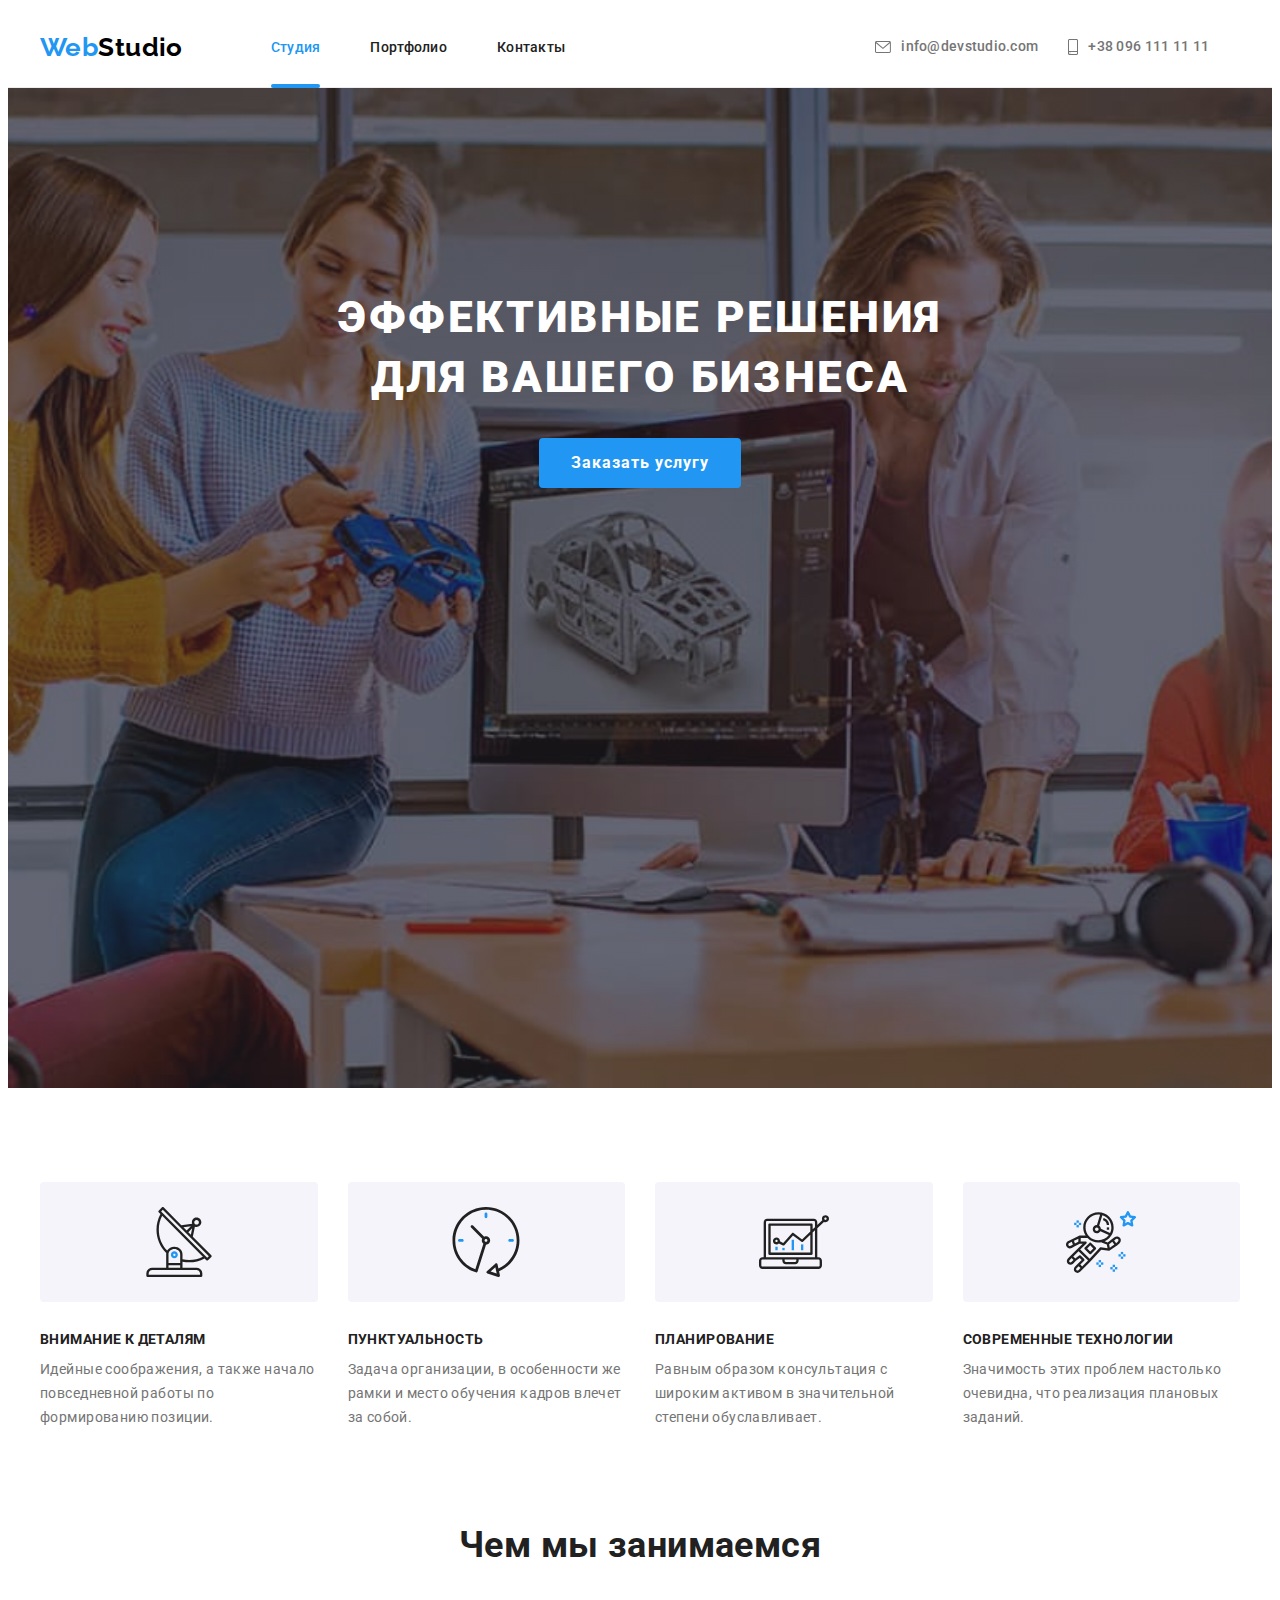
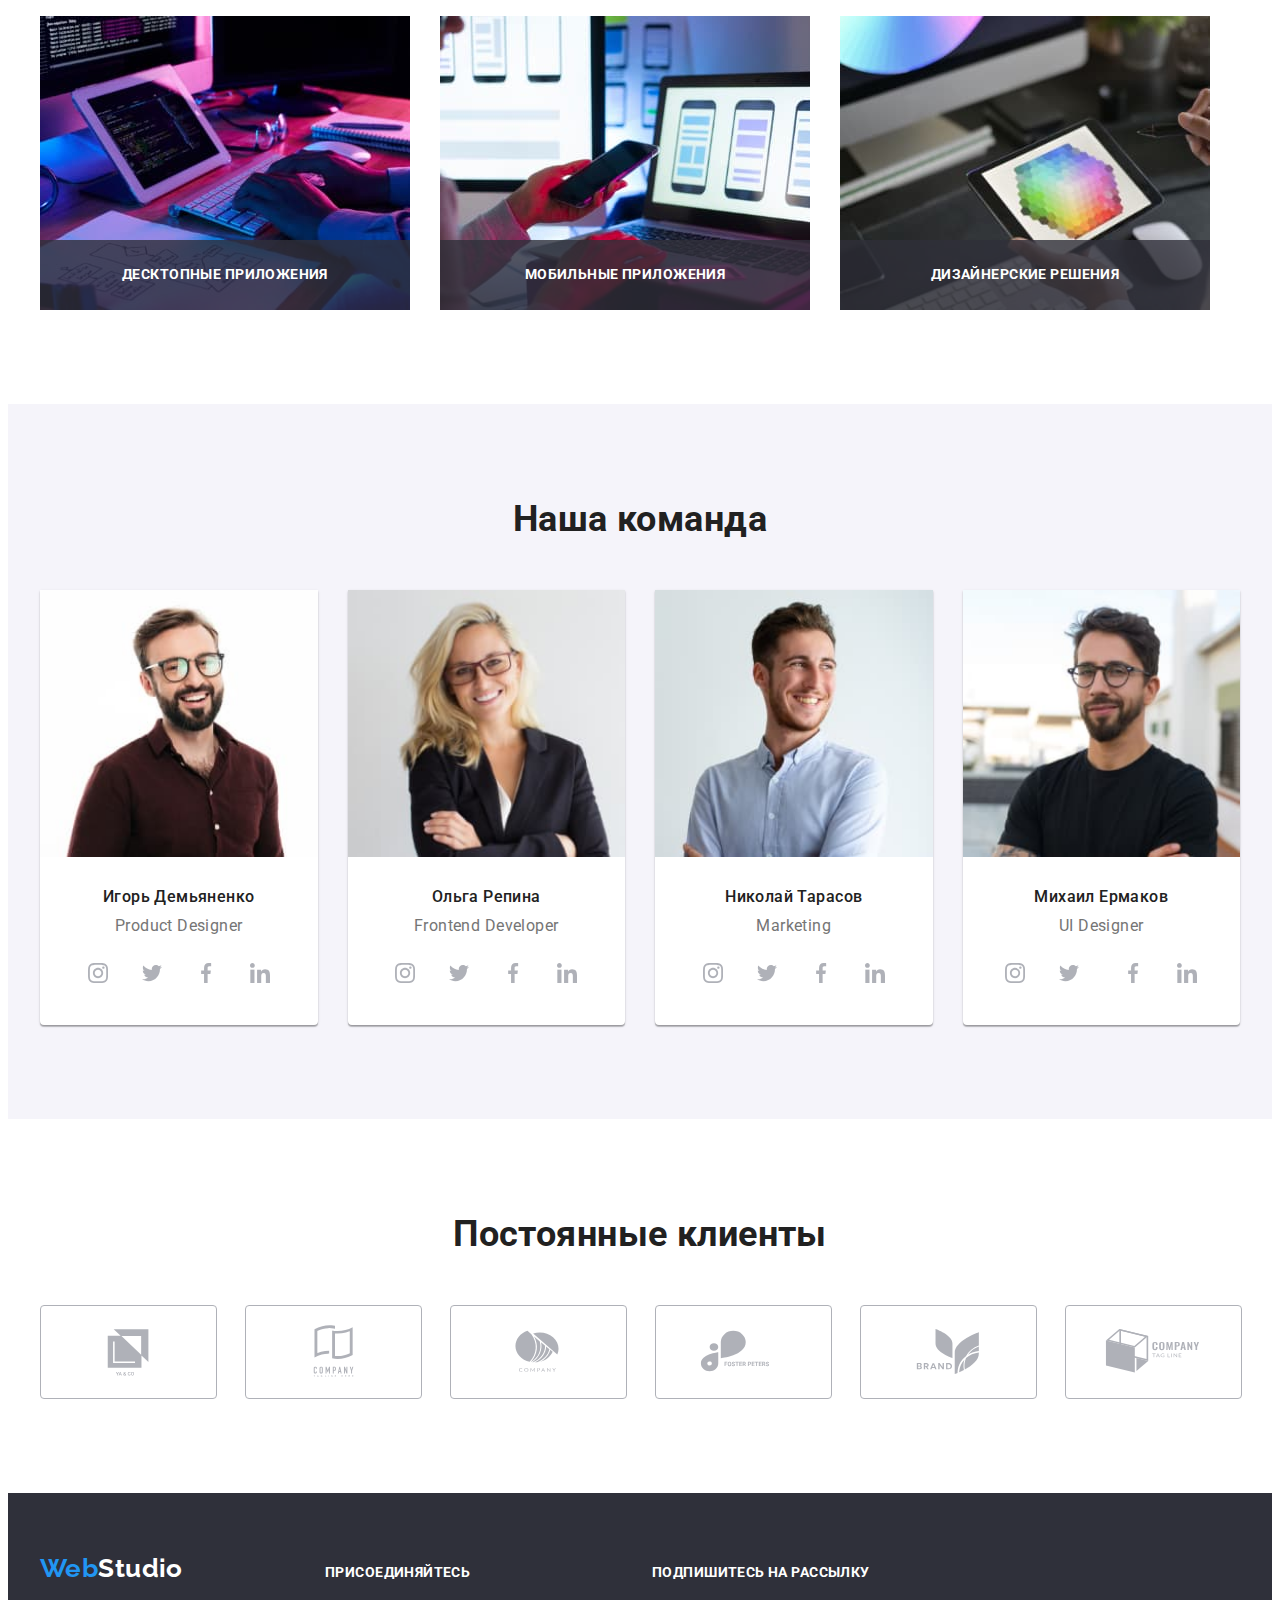
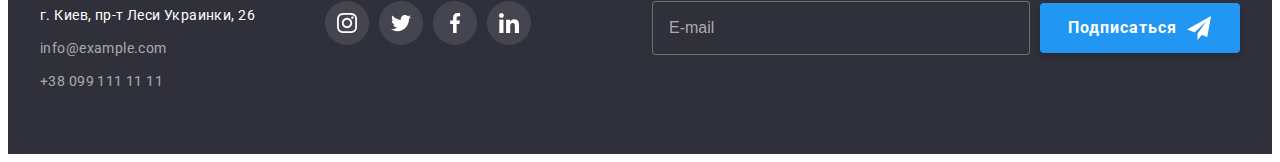
<file: index.html>
<!DOCTYPE html>
<html lang="ru">
  <head>
    <meta charset="UTF-8"/>
    <meta http-equiv="X-UA-Compatible" content="IE=edge" />
    <meta name="viewport" content="width=device-width, initial-scale=1.0" />
    <title>Document</title>
    <link rel="preconnect" href="https://fonts.googleapis.com" />
    <link rel="preconnect" href="https://fonts.gstatic.com" crossorigin />
    <link
      href="https://fonts.googleapis.com/css2?family=Raleway:wght@700&family=Roboto:wght@400;500;700;900&display=swap"
      rel="stylesheet"/>
    <link
      rel="stylesheet"
      href="https://cdnjs.cloudflare.com/ajax/libs/modern-normalize/1.1.0/modern-normalize.min.css"
      integrity="sha512-wpPYUAdjBVSE4KJnH1VR1HeZfpl1ub8YT/NKx4PuQ5NmX2tKuGu6U/JRp5y+Y8XG2tV+wKQpNHVUX03MfMFn9Q=="
      crossorigin="anonymous"
      referrerpolicy="no-referrer"/>
    <link
     rel="stylesheet" href="./css/main.min.css">
  </head>
  <body>
    <header class="header">
      <div class="container header__container">
        <nav class="navigation">
          <a href="./index.html" class="logo-header link"
            ><span class="logo__title">Web</span>Studio</a
          >
          <ul class="navigation__list list">
            <li class="navigation__item">
              <a href="./index.html" class="navigation__link link current">Студия</a>
            </li>
            <li class="navigation__item">
              <a href="./portfolio.html" class="navigation__link link">Портфолио</a>
            </li>
            <li class="navigation__item">
              <a href="" class="navigation__link link">Контакты</a>
            </li>
          </ul>
        </nav>
        <div class="navigation__info">
          <a href="mailto:info@devstudio.com" class="post link"
            ><svg class="post__icon" width="16" height="12">
             <use href="./img/icons.svg#icon-envelope"></use>
             </svg>
            info@devstudio.com</a>
          <a href="tel:+380961111111" class="tel link">
            <svg class="tel__icon" width="10" height="16">
             <use href="./img/icons.svg#icon-smartphone"></use>
             </svg>
            +38 096 111 11 11</a>
        </div>
        <button type="button" class="menu-open-btn" data-menu-open>
        <svg class="menu-btn" width="40" height="40">
        <use href="./img/icons.svg#icon-menu_header"></use>
        </button>
      </div>  
      <div class="menu-mobile is-hidden" data-menu>
        <div class="container">
        <div class="mob-top-menu">
        <button type="button" class="menu-close-btn" data-menu-close>
        <svg class="menu-btn" width="40" height="40">
        <use href="./img/icons.svg#icon-close_header"></use>
        </button>
        <nav class="menu-navigation">
          <ul class="menu-navigation__list list">
            <li class="menu-navigation__item">
              <a href="./index.html" class="menu-navigation__link link current">Студия</a>
            </li>
            <li class="menu-navigation__item">
              <a href="./portfolio.html" class="menu-navigation__link link">Портфолио</a>
            </li>
            <li class="menu-navigation__item">
              <a href="" class="menu-navigation__link link">Контакты</a>
            </li>
          </ul>
        </nav>
        </div>
        <div class="menu-navigation__info">
          <a href="tel:+380961111111" class="menu-tel link">+38 096 111 11 11</a>
          <a href="mailto:info@devstudio.com" class="menu-post link">info@devstudio.com</a>
       </div>
       <ul class="menu-soc-list list">
        <li class="menu-soc-item">
          <a href="" class="menu-soc-link link">Instagram</a>
        </li>
        <li class="menu-soc-item">
          <a href="" class="menu-soc-link link">Twitter</a>
        </li>
        <li class="menu-soc-item">
          <a href="" class="menu-soc-link link">Facebook</a>
        </li>
        <li class="menu-soc-item">
          <a href="" class="menu-soc-link link">LinkedIn</a>
        </li>
       </ul>
      </div>
      </div>
    </header>
    <main>
      <section class="hero">
        <div class="container hero__container">
          <h1 class="hero__title">Эффективные решения для вашего бизнеса</h1>
          <button type="button" class="main-btn" data-modal-open >Заказать услугу</button>
        </div>
      </section>
      <section class="benefits section">
        <div class="container benefits__container">
          <h2 class="visually-hidden">Наши преимущества</h2>
          <ul class="benefits-list list">
            <li class="benefits-list__item">     
            <div class="image">
            <svg class="image__icon" width="70" height="70">
              <use href="./img/icons.svg#icon-antenna"></use>
            </svg>
            </div>        
            <h3 class="benefits-list__title">Внимание к деталям</h3>
              <p class="benefits-list__paragraph">
                Идейные соображения, а также начало повседневной работы по
                формированию позиции.
              </p>
            </li>
            <li class="benefits-list__item">
              <div class="image">
              <svg class="image__icon" width="70" height="70">
              <use href="./img/icons.svg#icon-clock"></use>
              </svg>
              </div>
              <h3 class="benefits-list__title">Пунктуальность</h3>
              <p class="benefits-list__paragraph">
                Задача организации, в особенности же рамки и место обучения
                кадров влечет за собой.
              </p>
            </li>
            <li class="benefits-list__item">
              <div class="image">
              <svg class="image__icon" width="70" height="70">
              <use href="./img/icons.svg#icon-diagram"></use>
              </svg>
              </div>
              <h3 class="benefits-list__title">Планирование</h3>
              <p class="benefits-list__paragraph">
                Равным образом консультация с широким активом в значительной
                степени обуславливает.
              </p>
            </li>
            <li class="benefits-list__item">
              <div class="image">
              <svg class="image__icon" width="70" height="70">
              <use href="./img/icons.svg#icon-astronaut"></use>
              </svg>
              </div>
              <h3 class="benefits-list__title">Современные технологии</h3>
              <p class="benefits-list__paragraph">
                Значимость этих проблем настолько очевидна, что реализация
                плановых заданий.
              </p>
            </li>
          </ul>
        </div>
      </section>
      <section class="work">
        <div class="container">
          <h2 class="work-title">Чем мы занимаемся</h2>
          <ul class="work-list list">
            <li class="work-item">
              <picture>
                    <source
                      srcset="
                    ./img/web1.jpg    1x,
                    ./img/web1-2x.jpg 2x"
                      media="(min-width:1200px)"
                    />
                    <img
                      src="./img/web1.jpg"
                      alt="Вебдизайн"
                      width="450"
                    />
                  </picture>
              <p class="work-text">
                Десктопные приложения
              </p>
            </li>
            <li class="work-item">
              <picture>
                    <source
                      srcset="
                    ./img/web2.jpg    1x,
                    ./img/web2-2x.jpg 2x"
                      media="(min-width:1200px)"
                    />
                    <img
                      src="./img/web2.jpg"
                      alt="Вебдизайн"
                      width="450"
                    />
                  </picture>
              <p class="work-text">
                Мобильные приложения
              </p>
            </li>
            <li class="work-item">
              <picture>
                    <source
                      srcset="
                    ./img/web3.jpg    1x,
                    ./img/web3-2x.jpg 2x"
                      media="(min-width:1200px)"
                    />
                    <img
                      src="./img/web3.jpg"
                      alt="Вебдизайн"
                      width="450"
                    />
                  </picture>
              <p class="work-text">
                Дизайнерские решения
              </p>
            </li>
          </ul>
        </div>
      </section>
      <section class="people section">
        <div class="container people__container">
          <h2 class="people__title">Наша команда</h2>
          <ul class="people-list list"> 
            <li class="people-list__item">
              <picture>
                    <source
                      srcset="
                    ./img/card1.jpg    1x,
                    ./img/card1-2x.jpg 2x"
                      media="(min-width:1200px)"
                    />
                    <source
                      srcset="
                    ./img/card1-tab-1x.jpg  1x,
                    ./img/card1-tab-2x.jpg  2x"
                      media="(min-width:768px)"
                    />
                    <source
                      srcset="
                    ./img/card1-mb-1x.jpg  1x,
                    ./img/card1-mb-2x.jpg  2x"
                      media="(max-width:767px)"
                    />
                    <img
                      src="./img/card1-mb-1x.jpg"
                      alt="Игорь Демьяненко"
                      width="450"
                    />
                  </picture>
              <div class="people-card">
                <h3 class="people-card__name">Игорь Демьяненко</h3>
                <p lang="en" class="people-card__position">Product Designer</p>
                <ul class="social-network list">
                  <li class="social-network__item">
                  <a href="" class="social-network__link link">
                      <svg class="social-network__icon" width="20" height="20">
                      <use href="./img/icons.svg#icon-instagram"></use>
                    </svg>
                  </a>
                  </li>
                  <li class="social-network__item">
                  <a href="" class="social-network__link link">
                     <svg class="social-network__icon" width="20" height="20">
                      <use href="./img/icons.svg#icon-twitter"></use>
                    </svg>
                  </a>
                  </li>
                  <li class="social-network__item">
                  <a href="" class="social-network__link link">
                    <svg class="social-network__icon" width="20" height="20">
                      <use href="./img/icons.svg#icon-facebook"></use>
                    </svg>
                  </a>
                  </li>
                  <li class="social-network__item">
                  <a href="" class="social-network__link link">
                      <svg class="social-network__icon" width="20" height="20">
                      <use href="./img/icons.svg#icon-linkedin"></use>
                    </svg>
                  </a>               
                  </li>
                </ul>
              </div>
            </li>
            <li class="people-list__item">
              <picture>
                    <source
                      srcset="
                    ./img/card2.jpg    1x,
                    ./img/card2-2x.jpg 2x"
                      media="(min-width:1200px)"
                    />
                    <source
                      srcset="
                    ./img/card2-tab-1x.jpg  1x,
                    ./img/card2-tab-2x.jpg  2x"
                      media="(min-width:768px)"
                    />
                    <source
                      srcset="
                    ./img/card2-mb-1x.jpg  1x,
                    ./img/card2-mb-2x.jpg  2x"
                      media="(max-width:767px)"
                    />
                    <img
                      src="./img/card2-mb-1x.jpg"
                      alt="Ольга Репина"
                      width="450"
                    />
                  </picture>
              <div class="people-card">
                <h3 class="people-card__name">Ольга Репина</h3>
                <p lang="en" class="people-card__position">Frontend Developer</p>
                <ul class="social-network list">
                  <li class="social-network__item">
                  <a href="" class="social-network__link link">
                     <svg class="social-network__icon" width="20" height="20">
                      <use href="./img/icons.svg#icon-instagram"></use>
                    </svg>
                  </a>
                  </li>
                  <li class="social-network__item">
                  <a href="" class="social-network__link link">
                    <svg class="social-network__icon" width="20" height="20">
                      <use href="./img/icons.svg#icon-twitter"></use>
                    </svg>
                  </a>
                  </li>
                  <li class="social-network__item">
                  <a href="" class="social-network__link link">
                      <svg class="social-network__icon" width="20" height="20">
                      <use href="./img/icons.svg#icon-facebook"></use>
                    </svg>
                  </a>
                  </li>
                  <li class="social-network__item">
                  <a href="" class="social-network__link link">
                      <svg class="social-network__icon" width="20" height="20">
                      <use href="./img/icons.svg#icon-linkedin"></use>
                    </svg>
                  </a>                  
                </li>
                </ul>
              </div>
            </li>
            <li class="people-list__item">
              <picture>
                    <source
                      srcset="
                    ./img/card3.jpg    1x,
                    ./img/card3-2x.jpg 2x"
                      media="(min-width:1200px)"
                    />
                    <source
                      srcset="
                    ./img/card3-tab-1x.jpg  1x,
                    ./img/card3-tab-2x.jpg  2x"
                      media="(min-width:768px)"
                    />
                    <source
                      srcset="
                    ./img/card3-mb-1x.jpg  1x,
                    ./img/card3-mb-2x.jpg  2x"
                      media="(max-width:767px)"
                    />
                    <img
                      src="./img/card3-mb-1x.jpg"
                      alt="Николай Тарасов"
                      width="450"
                    />
                  </picture>
              <div class="people-card">
                <h3 class="people-card__name">Николай Тарасов</h3>
                <p lang="en" class="people-card__position">Marketing</p>
                <ul class="social-network list">
                  <li class="social-network__item">
                  <a href="" class="social-network__link link">
                     <svg class="social-network__icon" width="20" height="20">
                      <use href="./img/icons.svg#icon-instagram"></use>
                    </svg>
                  </a>
                  </li>
                  <li class="social-network__item">
                  <a href="" class="social-network__link link">
                      <svg class="social-network__icon" width="20" height="20">
                      <use href="./img/icons.svg#icon-twitter"></use>
                    </svg>
                  </a>
                  </li>
                  <li class="social-network__item">
                  <a href="" class="social-network__link link">
                      <svg class="social-network__icon" width="20" height="20">
                      <use href="./img/icons.svg#icon-facebook"></use>
                    </svg>
                  </a>
                  </li>
                  <li class="social-network__item">
                  <a href="" class="social-network__link link">
                      <svg class="social-network__icon" width="20" height="20">
                      <use href="./img/icons.svg#icon-linkedin"></use>
                    </svg>
                  </a>               
                  </li>
                </ul>
              </div>
            <li class="people-list__item">
              <picture>
                    <source
                      srcset="
                    ./img/card4.jpg    1x,
                    ./img/card4-2x.jpg 2x"
                      media="(min-width:1200px)"
                    />
                    <source
                      srcset="
                    ./img/card4-tab-1x.jpg  1x,
                    ./img/card4-tab-2x.jpg  2x"
                      media="(min-width:768px)"
                    />
                    <source
                      srcset="
                    ./img/card4-mb-1x.jpg  1x,
                    ./img/card4-mb-2x.jpg  2x"
                      media="(max-width:767px)"
                    />
                    <img
                      src="./img/card1-mb-1x.jpg"
                      alt="Михаил Ермаков"
                      width="450"
                    />
                  </picture>
              <div class="people-card">
                <h3 class="people-card__name">Михаил Ермаков</h3>
                <p lang="en" class="people-card__position">UI Designer</p>
                <ul class="social-network list">
                  <li class="social-network__item">
                  <a href="" class="social-network__link link">
                     <svg class="social-network__icon" width="20" height="20">
                      <use href="./img/icons.svg#icon-instagram"></use>
                    </svg>
                  </a>
                  </li>
                  <li class="social-network__item">
                  <a href="" class="social-network__link link">
                      <svg class="social-network__icon" width="20" height="20">
                      <use href="./img/icons.svg#icon-twitter"></use>
                    </svg>
                  </a>
                  </li>
                  <li class="social-network__item"></li>
                  <a href="" class="social-network__link link">
                      <svg class="social-network__icon" width="20" height="20">
                      <use href="./img/icons.svg#icon-facebook"></use>
                    </svg>
                  </a>
                  </li>
                  <li class="social-network__item">
                  <a href="" class="social-network__link link">
                      <svg class="social-network__icon" width="20" height="20">
                      <use href="./img/icons.svg#icon-linkedin"></use>
                    </svg>
                  </a>                  
                  </li>
                </ul>
              </div>
      </section>
      <section class="section clients">
        <div class="container">
        <h4 class="clients-title">Постоянные клиенты</h4>
        <ul class="clients-list list">
          <li class="clients-item">
           <a href="" class="clients-logo-link link">
            <svg class="clients-logo-icon" width="106" height="60">
             <use href="./img/icons.svg#icon-Logo-1"></use>
            </svg>
           </a>
          </li>
          <li class="clients-item">
            <a href="" class="clients-logo-link link">
            <svg class="clients-logo-icon" width="106" height="60">
             <use href="./img/icons.svg#icon-Logo-2"></use>
            </svg>
           </a>
          </li>
          <li class="clients-item">
            <a href="" class="clients-logo-link link">
            <svg class="clients-logo-icon" width="106" height="60">
             <use href="./img/icons.svg#icon-Logo-3"></use>
            </svg>
           </a>
          </li>
          <li class="clients-item">
            <a href="" class="clients-logo-link link">
            <svg class="clients-logo-icon" width="106" height="60">
             <use href="./img/icons.svg#icon-Logo-4"></use>
            </svg>
           </a>
          </li>
          <li class="clients-item">
          <a href="" class="clients-logo-link link">
            <svg class="clients-logo-icon" width="106" height="60">
             <use href="./img/icons.svg#icon-Logo-5"></use>
            </svg>
           </a>
          </li>
          <li class="clients-item">
           <a href="" class="clients-logo-link link">
            <svg class="clients-logo-icon" width="106" height="60">
             <use href="./img/icons.svg#icon-Logo-6"></use>
            </svg>
           </a>
          </li>
        </ul>
       </div>
      </section>
    </main>
    <footer class="footer">
      <div class="container footer-container">
       <div class="footer-address">
        <a href="./index.html" class="footer-logo link"
          ><span class="logo__title">Web</span>Studio</a>
        <address class="address">
          <ul class="address-list list">
            <li class="address-item">
              <a
                href="https://goo.gl/maps/4kPcmCdeqwpq2bxG7"
                class="footer-link link"
                target="_blank"
                rel="noopener noreferrer nofollow"
                >г. Киев, пр-т Леси Украинки, 26</a
              >
            </li>
            <li class="address-item">
              <a href="mailto:info@example.com" class="address-link link"
                >info@example.com</a
              >
            </li>
            <li class="address-item">
              <a href="tel:+380991111111" class="footer-tel link"
                >+38 099 111 11 11</a
              >
            </li>
          </ul>
        </address>
       </div>
       <div class="footer-soc-wrap">
        <strong class="footer-title">Присоединяйтесь</strong>
        <ul class="footer-soc list">
        <li class="footer-soc-item">
        <a href="" class="footer-soc-link link">
         <svg class="footer-soc-icon" width="20" height="20">
         <use href="./img/icons.svg#icon-instagram"></use>
          </svg>
        </a>
        </li>
         <li class="footer-soc-item">
         <a href="" class="footer-soc-link link">
          <svg class="footer-soc-icon" width="20" height="20">
         <use href="./img/icons.svg#icon-twitter"></use>
         </svg>
         </a>
         </li>
         <li class="footer-soc-item">
          <a href="" class="footer-soc-link link">
          <svg class="footer-soc-icon" width="20" height="20">
         <use href="./img/icons.svg#icon-facebook"></use>
         </svg>
         </a>
         </li>
         <li class="footer-soc-item">
         <a href="" class="footer-soc-link link">
        <svg class="footer-soc-icon" width="20" height="20">
        <use href="./img/icons.svg#icon-linkedin"></use>
         </svg>
         </a>                  
         </li>
         </ul> 
        </div> 
        <div class="footer-form-wrap">    
          <strong class="footer-form-title">Подпишитесь на рассылку</strong>
          <form action="" class="footer-form">
          <label for="footer-mail" class="footer-mail"></label>
          <input 
          type="email" 
          class="form-mail" 
          name="footer-mail"
          id="footer-mail"
          placeholder="E-mail">
           <button type="submit" class="footer-btn">Подписаться
            <svg class="footer-icon-btn" width="24" height="24">
            <use href="./img/icons.svg#icon-send"></use>
          </button>
          </form>
        </div>
      </div>
    </footer>
    <div class="backdrop is-hidden" data-modal>
      <div class="modal">
        <button type="button" class="modal-btn" data-modal-close>
        <svg class="icon-btn" width="11" height="11">
        <use href="./img/icons.svg#icon-Vector"></use>
        </button>
        <p class="modal-title">Оставьте свои данные, мы вам перезвоним</p>
        <form action="" class="modal-form">
        <div class="input-field">
         <label for="user-name" class="label-form">Имя</label>
         <input 
          type="text"
          class="form-input" 
          name="user-name"
          id="user-name"
          required>
         <svg class="icon-modal" width="18" height="18">
         <use href="./img/icons.svg#icon-guest"></use>
        </div>
        <div class="input-field">
         <label for="user-tel" class="label-form">Телефон</label>
         <input 
          type="tel" 
          class="form-input" 
          name="user-tel"
          id="user-tel"
          minlength="10"
          required>
          <svg class="icon-modal" width="18" height="18">
         <use href="./img/icons.svg#icon-tel"></use>
        </div>
        <div class="input-field">
        <label for="user-post" class="label-form">Почта</label>
          <input 
          type="email" 
          class="form-input" 
          name="user-post"
          id="user-post"
          required>
         <svg class="icon-modal" width="18" height="18">
         <use href="./img/icons.svg#icon-post"></use>
        </div>
        <div class="input-field-textarea">
         <label for="user-comment" class="label-form">Комментарий</label>
         <textarea name="user-comment" id="user-comment" class="textarea" placeholder="Введите текст"></textarea>
        </div>
        <div class="checkbox">
          <input 
          type="checkbox" 
          class="user-checkbox visually-hidden" 
          value="true"
          name="user-checkbox"
          id="user-checkbox"
          required>
        <label for="user-checkbox" class="label-checkbox">
          Соглашаюсь с рассылкой и принимаю    
          <a href="" class="modal-link">Условия договора</a></label>
        </div>
         <button type="submit"  class="user-btn">Отправить</button>
        </form>
      </div>
    </div>
    <script src="./js/modal.js"></script>
    <script src="./js/menu.js"></script>
  </body>
</html>
</file>
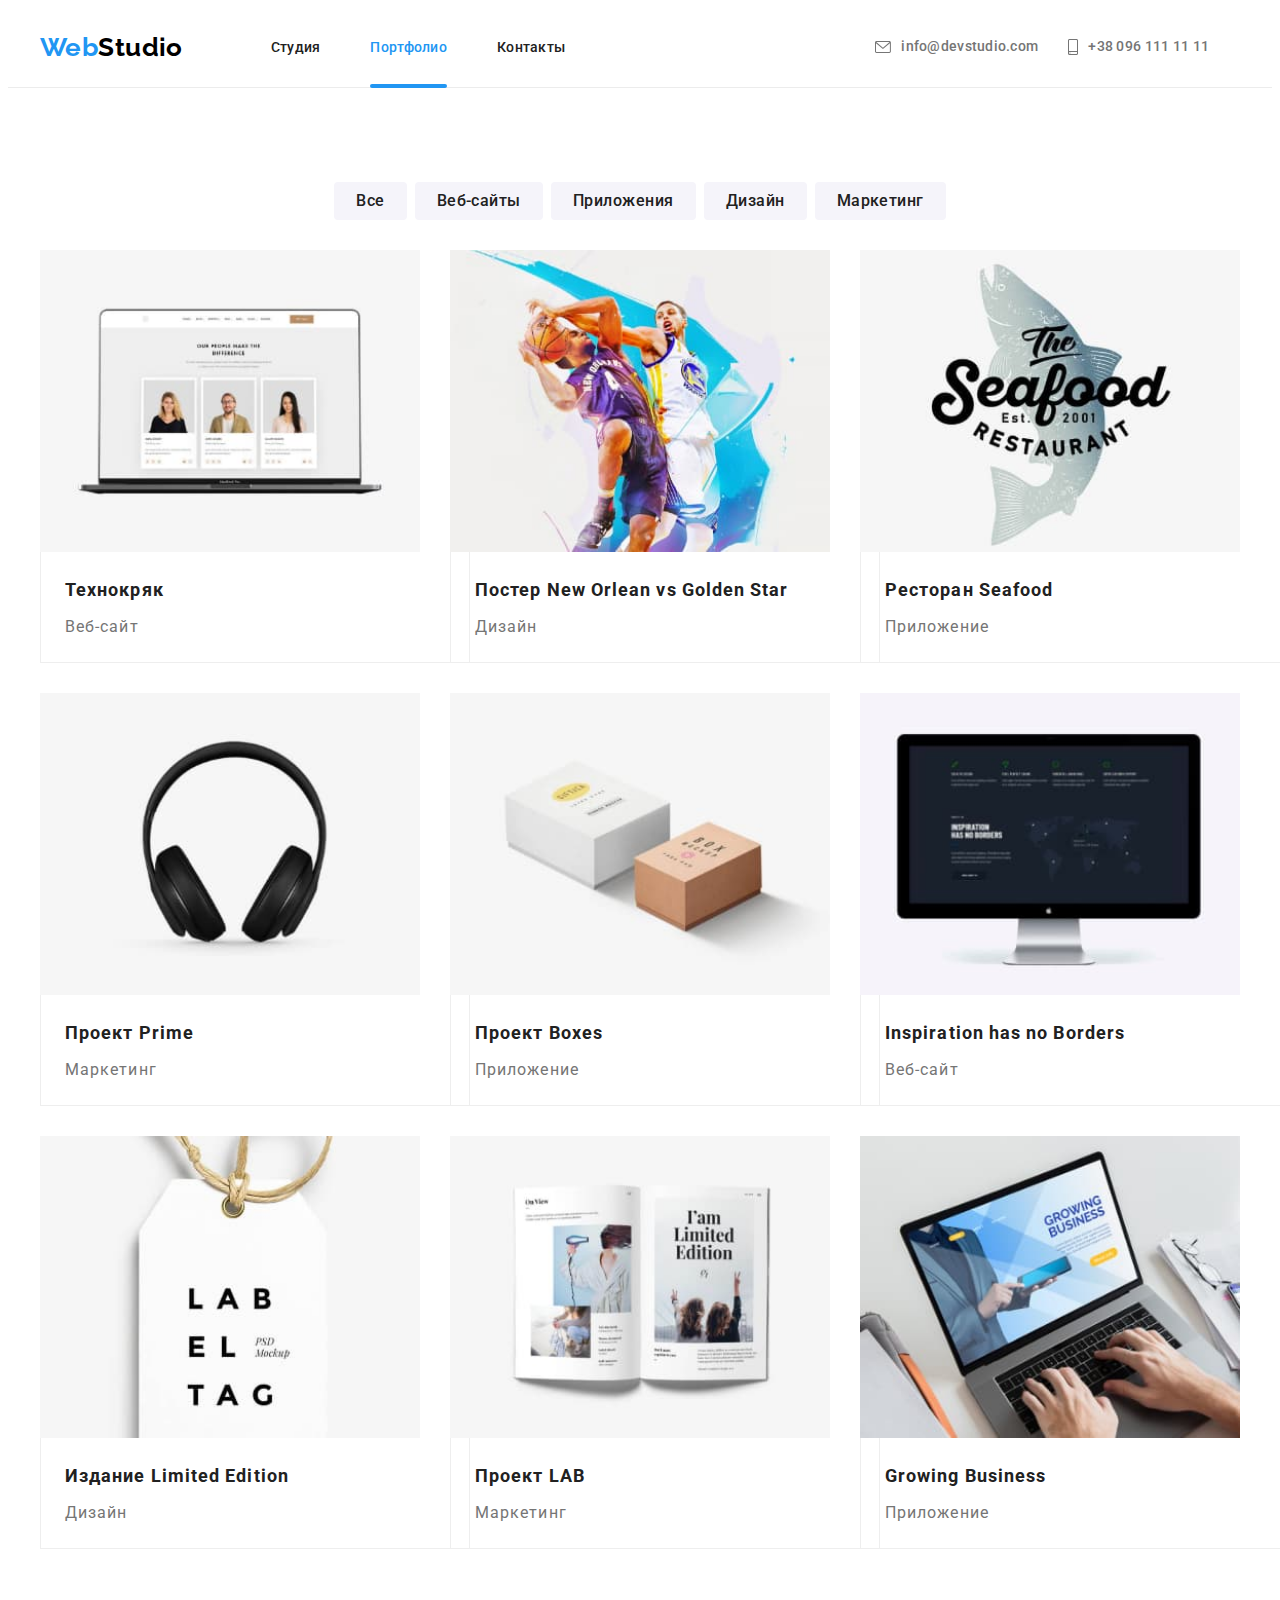
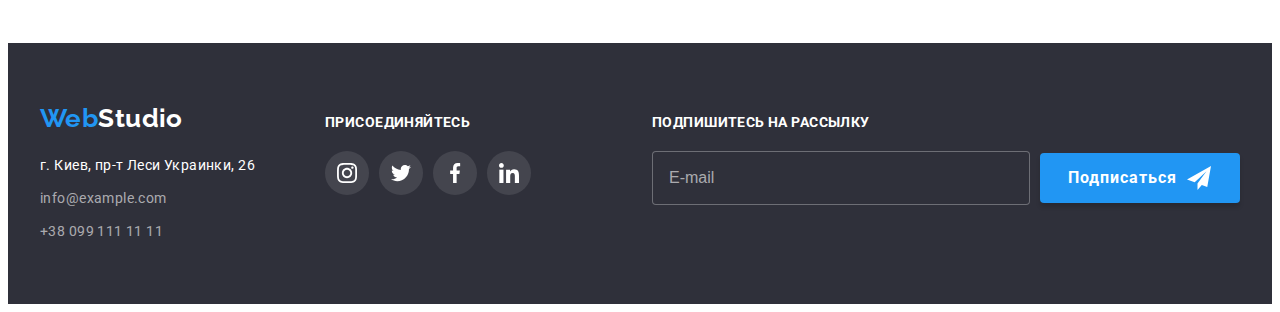
<file: portfolio.html>
<!DOCTYPE html>
<html lang="ru">
  <head>
    <meta charset="UTF-8" />
    <meta http-equiv="X-UA-Compatible" content="IE=edge" />
    <meta name="viewport" content="width=device-width, initial-scale=1.0" />
    <title>Document</title>
    <link rel="preconnect" href="https://fonts.googleapis.com" />
    <link rel="preconnect" href="https://fonts.gstatic.com" crossorigin />
    <link
      href="https://fonts.googleapis.com/css2?family=Raleway:wght@700&family=Roboto:wght@400;500;700;900&display=swap"
      rel="stylesheet"
    />
    <link
      rel="stylesheet"
      href="https://cdnjs.cloudflare.com/ajax/libs/modern-normalize/1.1.0/modern-normalize.min.css"
      integrity="sha512-wpPYUAdjBVSE4KJnH1VR1HeZfpl1ub8YT/NKx4PuQ5NmX2tKuGu6U/JRp5y+Y8XG2tV+wKQpNHVUX03MfMFn9Q=="
      crossorigin="anonymous"
      referrerpolicy="no-referrer"
    />
    <link rel="stylesheet" href="./css/main.min.css" />
  </head>
  <body>
    <header class="header">
      <div class="container header__container">
        <nav class="navigation">
          <a href="./index.html" class="logo-header link"
            ><span class="logo__title">Web</span>Studio</a
          >
          <ul class="navigation__list list">
            <li class="navigation__item">
              <a href="./index.html" class="navigation__link link">Студия</a>
            </li>
            <li class="navigation__item">
              <a href="./portfolio.html" class="navigation__link link current">Портфолио</a>
            </li>
            <li class="navigation__item">
              <a href="" class="navigation__link link">Контакты</a>
            </li>
          </ul>
        </nav>
        <div class="navigation__info">
          <a href="mailto:info@devstudio.com" class="post link"
            ><svg class="post__icon" width="16" height="12">
             <use href="./img/icons.svg#icon-envelope"></use>
             </svg>
            info@devstudio.com</a>
          <a href="tel:+380961111111" class="tel link">
            <svg class="tel__icon" width="10" height="16">
             <use href="./img/icons.svg#icon-smartphone"></use>
             </svg>
            +38 096 111 11 11</a>
        </div>
        <button type="button" class="menu-open-btn" data-menu-open>
        <svg class="menu-btn" width="40" height="40">
        <use href="./img/icons.svg#icon-menu_header"></use>
        </button>
      </div>  
      <div class="menu-mobile is-hidden" data-menu>
        <div class="container">
        <div class="mob-top-menu portfolio">
        <button type="button" class="menu-close-btn" data-menu-close>
        <svg class="menu-btn" width="40" height="40">
        <use href="./img/icons.svg#icon-close_header"></use>
        </button>
        <nav class="menu-navigation">
          <ul class="menu-navigation__list list">
            <li class="menu-navigation__item">
              <a href="./index.html" class="menu-navigation__link link">Студия</a>
            </li>
            <li class="menu-navigation__item">
              <a href="./portfolio.html" class="menu-navigation__link link current">Портфолио</a>
            </li>
            <li class="menu-navigation__item">
              <a href="" class="menu-navigation__link link">Контакты</a>
            </li>
          </ul>
        </nav>
        </div>
        <div class="menu-navigation__info">
          <a href="tel:+380961111111" class="menu-tel link">+38 096 111 11 11</a>
          <a href="mailto:info@devstudio.com" class="menu-post link">info@devstudio.com</a>
       </div>
       <ul class="menu-soc-list list">
        <li class="menu-soc-item">
          <a href="" class="menu-soc-link link">Instagram</a>
        </li>
        <li class="menu-soc-item">
          <a href="" class="menu-soc-link link">Twitter</a>
        </li >
        <li class="menu-soc-item">
          <a href="" class="menu-soc-link link">Facebook</a>
        </li>
        <li class="menu-soc-item">
          <a href="" class="menu-soc-link link">LinkedIn</a>
        </li>
       </ul>
      </div>
      </div>
    </header>
    <main>
      <section class="portfolio section">
        <div class="container">
          <h1 class="visually-hidden">Портфолио</h1>
          <ul class="filter list">
            <li class="filter-item">
              <button type="button" class="filter-btn">Все</button>
            </li>
            <li class="filter-item">
              <button type="button" class="filter-btn">Веб-сайты</button>
            </li>
            <li class="filter-item">
              <button type="button" class="filter-btn">Приложения</button>
            </li>
            <li class="filter-item">
              <button type="button" class="filter-btn">Дизайн</button>
            </li>
            <li class="filter-item">
              <button type="button" class="filter-btn">Маркетинг</button>
            </li>
          </ul>
          <ul class="cards list">
            <li class="cards-item">
              <a href="" class="cards-link link">
                <div class="cards-overlay-wrap">
                  <picture>
                    <source
                      srcset="./img/port1.jpg 1x, ./img/port1-2x.jpg 2x"
                      media="(min-width:1200px)"
                    />
                    <source
                      srcset="
                        ./img/port1-tab-1x.jpg 1x,
                        ./img/port1-tab-2x.jpg 2x
                      "
                      media="(min-width:768px)"
                    />
                    <source
                      srcset="
                        ./img/port1-mb-1x.jpg 1x,
                        ./img/port1-mb-2x.jpg 2x
                      "
                      media="(max-width:767px)"
                    />
                    <img
                      src="./img/port1-mb-1x.jpg"
                      alt="Технокряк"
                      width="450"
                    />
                  </picture>
                  <p class="cards-overlay">
                    Ресурс предлагает комплексные предложения с разным уровнем
                    функционала и сервисов. Все это позволит посетителю получить
                    исчерпывающие сведения о компании или частном лице.
                  </p>
                </div>
                <div class="text-container">
                  <h2 class="cards-title">Технокряк</h2>
                  <p class="cards-name">Веб-сайт</p>
                </div>
              </a>
            </li>
            <li class="cards-item">
              <a href="" class="cards-link link">
                <div class="cards-overlay-wrap">
                  <picture>
                    <source
                      srcset="./img/port2.jpg 1x, ./img/port2-2x.jpg 2x"
                      media="(min-width:1200px)"
                    />
                    <source
                      srcset="
                        ./img/port2-tab-1x.jpg 1x,
                        ./img/port2-tab-2x.jpg 2x
                      "
                      media="(min-width:768px)"
                    />
                    <source
                      srcset="
                        ./img/port2-mb-1x.jpg 1x,
                        ./img/port2-mb-2x.jpg 2x
                      "
                      media="(max-width:767px)"
                    />
                    <img
                      src="./img/port2-mb-1x.jpg"
                      alt="Постер New Orlean vs Golden Star"
                      width="450"
                    />
                  </picture>
                  <p class="cards-overlay">
                    Ресурс предлагает комплексные предложения с разным уровнем
                    функционала и сервисов. Все это позволит посетителю получить
                    исчерпывающие сведения о компании или частном лице.
                  </p>
                </div>
                <div class="text-container">
                  <h2 class="cards-title">Постер New Orlean vs Golden Star</h2>
                  <p class="cards-name">Дизайн</p>
                </div>
              </a>
            </li>
            <li class="cards-item">
              <a href="" class="cards-link link">
                <div class="cards-overlay-wrap">
                  <picture>
                    <source
                      srcset="./img/port3.jpg 1x, ./img/port3-2x.jpg 2x"
                      media="(min-width:1200px)"
                    />
                    <source
                      srcset="
                        ./img/port3-tab-1x.jpg 1x,
                        ./img/port3-tab-2x.jpg 2x
                      "
                      media="(min-width:768px)"
                    />
                    <source
                      srcset="
                        ./img/port3-mb-1x.jpg 1x,
                        ./img/port3-mb-2x.jpg 2x
                      "
                      media="(max-width:767px)"
                    />
                    <img
                      src="./img/port3-mb-1x.jpg"
                      alt="Ресторан Seafood"
                      width="450"
                    />
                  </picture>
                  <p class="cards-overlay">
                    Ресурс предлагает комплексные предложения с разным уровнем
                    функционала и сервисов. Все это позволит посетителю получить
                    исчерпывающие сведения о компании или частном лице.
                  </p>
                </div>
                <div class="text-container">
                  <h2 class="cards-title">Ресторан Seafood</h2>
                  <p class="cards-name">Приложение</p>
                </div>
              </a>
            </li>
            <li class="cards-item">
              <a href="" class="cards-link link">
                <div class="cards-overlay-wrap">
                  <picture>
                    <source
                      srcset="./img/port4.jpg 1x, ./img/port4-2x.jpg 2x"
                      media="(min-width:1200px)"
                    />
                    <source
                      srcset="
                        ./img/port4-tab-1x.jpg 1x,
                        ./img/port4-tab-2x.jpg 2x
                      "
                      media="(min-width:768px)"
                    />
                    <source
                      srcset="
                        ./img/port4-mb-1x.jpg 1x,
                        ./img/port4-mb-2x.jpg 2x
                      "
                      media="(max-width:767px)"
                    />
                    <img
                      src="./img/port4-mb-1x.jpg"
                      alt="Проект Prime"
                      width="450"
                    />
                  </picture>
                  <p class="cards-overlay">
                    Ресурс предлагает комплексные предложения с разным уровнем
                    функционала и сервисов. Все это позволит посетителю получить
                    исчерпывающие сведения о компании или частном лице.
                  </p>
                </div>
                <div class="text-container">
                  <h2 class="cards-title">Проект Prime</h2>
                  <p class="cards-name">Маркетинг</p>
                </div>
              </a>
            </li>
            <li class="cards-item">
              <a href="" class="cards-link link">
                <div class="cards-overlay-wrap">
                  <picture>
                    <source
                      srcset="./img/port5.jpg 1x, ./img/port5-2x.jpg 2x"
                      media="(min-width:1200px)"
                    />
                    <source
                      srcset="
                        ./img/port5-tab-1x.jpg 1x,
                        ./img/port5-tab-2x.jpg 2x
                      "
                      media="(min-width:768px)"
                    />
                    <source
                      srcset="
                        ./img/port5-mb-1x.jpg 1x,
                        ./img/port5-mb-2x.jpg 2x
                      "
                      media="(max-width:767px)"
                    />
                    <img
                      src="./img/port5-mb-1x.jpg"
                      alt="Проект Boxes"
                      width="450"
                    />
                  </picture>
                  <p class="cards-overlay">
                    Ресурс предлагает комплексные предложения с разным уровнем
                    функционала и сервисов. Все это позволит посетителю получить
                    исчерпывающие сведения о компании или частном лице.
                  </p>
                </div>
                <div class="text-container">
                  <h2 class="cards-title">Проект Boxes</h2>
                  <p class="cards-name">Приложение</p>
                </div>
              </a>
            </li>
            <li class="cards-item">
              <a href="" class="cards-link link">
                <div class="cards-overlay-wrap">
                  <picture>
                    <source
                      srcset="./img/port6.jpg 1x, ./img/port6-2x.jpg 2x"
                      media="(min-width:1200px)"
                    />
                    <source
                      srcset="
                        ./img/port6-tab-1x.jpg 1x,
                        ./img/port6-tab-2x.jpg 2x
                      "
                      media="(min-width:768px)"
                    />
                    <source
                      srcset="
                        ./img/port6-mb-1x.jpg 1x,
                        ./img/port6-mb-2x.jpg 2x
                      "
                      media="(max-width:767px)"
                    />
                    <img
                      src="./img/port6-mb-1x.jpg"
                      alt="Inspiration has no Borders"
                      width="450"
                    />
                  </picture>
                  <p class="cards-overlay">
                    Ресурс предлагает комплексные предложения с разным уровнем
                    функционала и сервисов. Все это позволит посетителю получить
                    исчерпывающие сведения о компании или частном лице.
                  </p>
                </div>
                <div class="text-container">
                  <h2 lang="en" class="cards-title">
                    Inspiration has no Borders
                  </h2>
                  <p class="cards-name">Веб-сайт</p>
                </div>
              </a>
            </li>
            <li class="cards-item">
              <a href="" class="cards-link link">
                <div class="cards-overlay-wrap">
                  <picture>
                    <source
                      srcset="./img/port7.jpg 1x, ./img/port7-2x.jpg 2x"
                      media="(min-width:1200px)"
                    />
                    <source
                      srcset="
                        ./img/port7-tab-1x.jpg 1x,
                        ./img/port7-tab-2x.jpg 2x
                      "
                      media="(min-width:768px)"
                    />
                    <source
                      srcset="
                        ./img/port7-mb-1x.jpg 1x,
                        ./img/port7-mb-2x.jpg 2x
                      "
                      media="(max-width:767px)"
                    />
                    <img
                      src="./img/port7-mb-1x.jpg"
                      alt="Издание Limited Edition"
                      width="450"
                    />
                  </picture>
                  <p class="cards-overlay">
                    Ресурс предлагает комплексные предложения с разным уровнем
                    функционала и сервисов. Все это позволит посетителю получить
                    исчерпывающие сведения о компании или частном лице.
                  </p>
                </div>
                <div class="text-container">
                  <h2 class="cards-title">Издание Limited Edition</h2>
                  <p class="cards-name">Дизайн</p>
                </div>
              </a>
            </li>
            <li class="cards-item">
              <a href="" class="cards-link link">
                <div class="cards-overlay-wrap">
                  <picture>
                    <source
                      srcset="./img/port8.jpg 1x, ./img/port8-2x.jpg 2x"
                      media="(min-width:1200px)"
                    />
                    <source
                      srcset="
                        ./img/port8-tab-1x.jpg 1x,
                        ./img/port8-tab-2x.jpg 2x
                      "
                      media="(min-width:768px)"
                    />
                    <source
                      srcset="
                        ./img/port8-mb-1x.jpg 1x,
                        ./img/port8-mb-2x.jpg 2x
                      "
                      media="(max-width:767px)"
                    />
                    <img
                      src="./img/port8-mb-1x.jpg"
                      alt="Проект LAB"
                      width="450"
                    />
                  </picture>
                  <p class="cards-overlay">
                    Ресурс предлагает комплексные предложения с разным уровнем
                    функционала и сервисов. Все это позволит посетителю получить
                    исчерпывающие сведения о компании или частном лице.
                  </p>
                </div>
                <div class="text-container">
                  <h2 class="cards-title">Проект LAB</h2>
                  <p class="cards-name">Маркетинг</p>
                </div>
              </a>
            </li>
            <li class="cards-item">
              <a href="" class="cards-link link">
                <div class="cards-overlay-wrap">
                  <picture>
                    <source
                      srcset="./img/port9.jpg 1x, ./img/port9-2x.jpg 2x"
                      media="(min-width:1200px)"
                    />
                    <source
                      srcset="
                        ./img/port9-tab-1x.jpg 1x,
                        ./img/port9-tab-2x.jpg 2x
                      "
                      media="(min-width:768px)"
                    />
                    <source
                      srcset="
                        ./img/port9-mb-1x.jpg 1x,
                        ./img/port9-mb-2x.jpg 2x
                      "
                      media="(max-width:767px)"
                    />
                    <img
                      src="./img/port9-mb-1x.jpg"
                      alt="Growing Business"
                      width="450"
                    />
                  </picture>
                  <p class="cards-overlay">
                    Ресурс предлагает комплексные предложения с разным уровнем
                    функционала и сервисов. Все это позволит посетителю получить
                    исчерпывающие сведения о компании или частном лице.
                  </p>
                </div>
                <div class="text-container">
                  <h2 lang="en" class="cards-title">Growing Business</h2>
                  <p class="cards-name">Приложение</p>
                </div>
              </a>
            </li>
          </ul>
        </div>
      </section>
    </main>
    <footer class="footer">
      <div class="container footer-container">
        <div class="footer-address">
          <a href="./index.html" class="footer-logo link"
            ><span class="logo__title">Web</span>Studio</a
          >
          <address class="address">
            <ul class="address-list list">
              <li class="address-item">
                <a
                  href="https://goo.gl/maps/4kPcmCdeqwpq2bxG7"
                  class="footer-link link"
                  target="_blank"
                  rel="noopener noreferrer nofollow"
                  >г. Киев, пр-т Леси Украинки, 26</a
                >
              </li>
              <li class="address-item">
                <a href="mailto:info@example.com" class="address-link link"
                  >info@example.com</a
                >
              </li>
              <li class="address-item">
                <a href="tel:+380991111111" class="footer-tel link"
                  >+38 099 111 11 11</a
                >
              </li>
            </ul>
          </address>
        </div>
        <div class="footer-soc-wrap">
          <strong class="footer-title">Присоединяйтесь</strong>
          <ul class="footer-soc list">
            <li class="footer-soc-item">
              <a href="" class="footer-soc-link link">
                <svg class="footer-soc-icon" width="20" height="20">
                  <use href="./img/icons.svg#icon-instagram"></use>
                </svg>
              </a>
            </li>
            <li class="footer-soc-item">
              <a href="" class="footer-soc-link link">
                <svg class="footer-soc-icon" width="20" height="20">
                  <use href="./img/icons.svg#icon-twitter"></use>
                </svg>
              </a>
            </li>
            <li class="footer-soc-item">
              <a href="" class="footer-soc-link link">
                <svg class="footer-soc-icon" width="20" height="20">
                  <use href="./img/icons.svg#icon-facebook"></use>
                </svg>
              </a>
            </li>
            <li class="footer-soc-item">
              <a href="" class="footer-soc-link link">
                <svg class="footer-soc-icon" width="20" height="20">
                  <use href="./img/icons.svg#icon-linkedin"></use>
                </svg>
              </a>
            </li>
          </ul>
        </div>
        <div class="footer-form-wrap">    
          <strong class="footer-form-title">Подпишитесь на рассылку</strong>
          <form action="" class="footer-form">
          <label for="footer-mail" class="footer-mail"></label>
          <input 
          type="email" 
          class="form-mail" 
          name="footer-mail"
          id="footer-mail"
          placeholder="E-mail">
           <button type="submit" class="footer-btn">Подписаться
            <svg class="footer-icon-btn" width="24" height="24">
            <use href="./img/icons.svg#icon-send"></use>
          </button>
          </form>
        </div>
          </div>
          </form>
      </div>
    </footer>
    <script src="./js/menu.js"></script>
  </body>
</html>
</file>
<file: css/main.min.css>
:root{--main-grey-color: #757575;--accent-color: #2196f3;--secondary-accent-color: #188ce8;--title-text-color: #212121;--main-white-color: #ffffff;--secondary-grey-color: #f5f4fa;--dark-grey-color: #2f303a;--total-black-color: #000000;--social-link-color: #afb1b8;--transform-function: cubic-bezier(0.4, 0, 0.2, 1);--bg-gradient: linear-gradient( to right, rgba(47, 48, 58, 0.4), rgba(47, 48, 58, 0.4) )}p,h1,h2,h3,h4{margin:0}ul{margin:0;padding:0}img{display:block;width:100%;height:auto}button{display:block;cursor:pointer;border:1px solid rgba(0,0,0,0);border-radius:4px;margin:0 auto;border:none}address{font-style:normal}body{font-family:"Roboto",sans-serif;color:var(--main-grey-color);background-color:var(--main-white-color);font-size:14px;letter-spacing:.03em}.list{list-style:none;margin:0;padding:0}.link{text-decoration:none;color:inherit}.visually-hidden{position:absolute;white-space:nowrap;width:1px;height:1px;overflow:hidden;border:0;padding:0;clip:rect(0 0 0 0);-webkit-clip-path:inset(50%);clip-path:inset(50%);margin:-1px}.container{width:100%;padding-left:15px;padding-right:15px;margin-left:auto;margin-right:auto}@media screen and (min-width: 480px){.container{width:480px}}@media screen and (min-width: 768px){.container{width:768px}}@media screen and (min-width: 1200px){.container{width:1200px}}.section{padding-top:60px;padding-bottom:60px}@media screen and (min-width: 768px){.section{padding-top:60px;padding-bottom:60px}}@media screen and (min-width: 1200px){.section{padding-top:94px;padding-bottom:94px}}.menu-mobile{position:fixed;top:0;left:0;background-color:var(--main-white-color);width:100%;height:100%;z-index:1;padding:30px 25px}.menu-mobile>.container{height:100%;display:flex;flex-direction:column}.menu-open-btn{display:flex;margin-right:0;background:var(--main-white-color);transition:fill 250ms var(--transform-function)}.menu-open-btn:focus{fill:var(--accent-color)}@media screen and (min-width: 768px){.menu-open-btn{display:none}}.menu-close-btn{margin-right:15px;margin-top:10px;background:var(--main-white-color);transition:fill 250ms var(--transform-function)}.menu-close-btn:focus{fill:var(--accent-color)}.mob-top-menu{margin-bottom:auto}.mob-top-menu .portfolio{border-bottom:1px solid #ececec}.menu-navigation__item:not(:last-child){margin-bottom:32px}.menu-navigation__link{font-weight:500;font-size:40px;line-height:1.18;letter-spacing:.02em;color:var(--title-text-color);transition:color 250ms var(--transform-function)}.menu-navigation__link:focus{color:var(--accent-color)}.menu-navigation__link.current{color:var(--accent-color)}.menu-navigation__info{margin-bottom:20px}.menu-post{font-weight:500;font-size:24px;line-height:1.17;letter-spacing:.02em;color:var(--main-grey-color);display:flex;align-items:left;transition:color 250ms var(--transform-function)}.menu-post:focus{color:var(--accent-color)}.menu-tel{font-weight:500;font-size:34px;line-height:1.18;letter-spacing:.02em;color:var(--accent-color);display:flex;align-items:left;margin-bottom:32px}.menu-soc-list{display:flex;flex-wrap:wrap}.menu-soc-item:not(:last-child){padding-right:10px;margin-right:10px;border-right:1px solid rgba(33,33,33,.2)}.menu-soc-link{font-weight:500;font-size:18px;letter-spacing:.02em;color:var(--accent-color)}.menu-mobile.is-hidden{opacity:0;visibility:hidden;pointer-events:none}.header{position:relative;background-color:var(--main-white-color);padding-top:10px;padding-bottom:10px;border-bottom:1px solid #ececec}@media screen and (min-width: 768px){.header{padding-top:24px;padding-bottom:24px}}.header-thumb{position:absolute;width:100%;height:100%}.logo-header{font-family:"Raleway",sans-serif;font-weight:700;font-size:26px;line-height:1.19;color:var(--total-black-color);margin-right:88px}.logo__title{color:var(--accent-color)}.header__container{display:flex;align-items:center}.navigation__list{display:flex;align-items:center;-moz-column-gap:50px;column-gap:50px}@media screen and (max-width: 767px){.navigation__list{display:none}}.navigation{display:flex;align-items:center}.navigation__link{position:relative;font-weight:500;font-size:14px;line-height:1.14;letter-spacing:.02em;color:var(--title-text-color);transition:color 250ms var(--transform-function)}.navigation__link.current::after{content:"";position:absolute;left:0;bottom:-1px;margin-bottom:-36px;width:100%;height:4px;background-color:var(--accent-color);border-radius:2px}@media screen and (min-width: 1200px){.navigation__link.current::after{margin-bottom:-32px}}.navigation__link:hover,.navigation__link:focus{color:var(--accent-color)}.navigation__info{display:flex;align-items:center}@media screen and (max-width: 767px){.navigation__info{display:none}}@media screen and (min-width: 768px){.navigation__info{margin-left:70px;flex-wrap:wrap;gap-row:10px}}@media screen and (min-width: 1200px){.navigation__info{margin-left:310px;margin-right:0}}.post__icon,.tel__icon{fill:currentColor;margin-right:10px}.navigation__link.current{color:var(--accent-color)}.post{font-weight:500;font-size:12px;line-height:1.17;letter-spacing:.02em;color:var(--main-grey-color);display:flex;align-items:center;transition:color 250ms var(--transform-function)}.post:hover,.post:focus{color:var(--accent-color)}@media screen and (min-width: 768px){.post{margin-bottom:10px}}@media screen and (min-width: 1200px){.post{margin-bottom:0;font-size:14px;line-height:1.14;margin-right:30px}}.tel{font-weight:500;line-height:1.14;letter-spacing:.02em;color:var(--main-grey-color);display:flex;align-items:center;transition:color 250ms var(--transform-function)}.tel:hover,.tel:focus{color:var(--accent-color)}.hero{background-color:var(--dark-grey-color);text-align:center;padding-top:118px;padding-bottom:118px;max-width:100%;height:400px;margin-right:auto;margin-left:auto;background-image:var(--bg-gradient),url(../img/bg-mobile.jpg);background-repeat:no-repeat;background-size:cover;background-position:center}@media(min-device-pixel-ratio: 2),(-webkit-min-device-pixel-ratio: 2),(min-resolution: 192dpi),(min-resolution: 2dppx){.hero{background-image:var(--bg-gradient),url(../img/bg-mobile-2x.jpg)}}@media screen and (min-width: 768px){.hero{background-image:var(--bg-gradient),url(../img/bg-tablet.jpg);background-repeat:no-repeat;background-size:cover;background-position:center}}@media screen and (min-width: 768px)and (min-device-pixel-ratio: 2),screen and (min-width: 768px)and (-webkit-min-device-pixel-ratio: 2),screen and (min-width: 768px)and (min-resolution: 192dpi),screen and (min-width: 768px)and (min-resolution: 2dppx){.hero{background-image:var(--bg-gradient),url(../img/bg-tablet-2x.jpg)}}@media screen and (min-width: 1200px){.hero{background-image:var(--bg-gradient),url(../img/hero.jpg);background-repeat:no-repeat;background-size:cover;background-position:center;max-width:1600px;height:600px;padding:200px 0}}@media screen and (min-width: 1200px)and (min-device-pixel-ratio: 2),screen and (min-width: 1200px)and (-webkit-min-device-pixel-ratio: 2),screen and (min-width: 1200px)and (min-resolution: 192dpi),screen and (min-width: 1200px)and (min-resolution: 2dppx){.hero{background-image:var(--bg-gradient),url(../img/hero-2x.jpg)}}.hero__title{font-weight:900;font-size:26px;line-height:1.62;letter-spacing:.06em;text-transform:uppercase;color:var(--main-white-color);max-width:360px;margin-right:auto;margin-left:auto}@media screen and (min-width: 1200px){.hero__title{font-size:44px;line-height:1.36;max-width:696px}}.main-btn{font-family:"Roboto";font-weight:700;font-size:16px;line-height:1.88;letter-spacing:.06em;text-align:center;transition:background-color 250ms var(--transform-function);color:var(--main-white-color);background-color:var(--accent-color);cursor:pointer;margin-top:30px;min-width:200px;padding:10px 32px}.main-btn:hover,.main-btn:focus{background-color:var(--secondary-accent-color)}.benefits-list{background-color:var(--main-white-color);display:flex;gap:30px;flex-wrap:wrap}.benefits-list__item{width:100%;text-align:center}@media screen and (min-width: 768px){.benefits-list__item{width:calc((100% - 30px)/2)}}@media screen and (min-width: 1200px){.benefits-list__item{width:calc((100% - 90px)/4)}}.image{display:flex;width:100%;height:120px;justify-content:center;align-items:center;background-color:var(--secondary-grey-color);border-radius:4px}.image__icon{fill:var(--title-text-color)}.benefits-list__paragraph{line-height:1.71;margin-top:10px;max-width:100%;text-align:left}.benefits-list__title{font-weight:700;font-size:14px;line-height:1.14;text-transform:uppercase;color:var(--title-text-color);margin-top:30px}@media screen and (min-width: 768px){.benefits-list__title{text-align:left}}@media screen and (min-width: 1200px){.benefits-list__title{text-align:left}}.work{background-color:var(--main-white-color);padding-bottom:94px}@media screen and (max-width: 1199px){.work{visibility:hidden;display:none}}.work-title{font-size:36px;line-height:1.17;color:var(--title-text-color);text-align:center}.work-list{display:flex;-moz-column-gap:30px;column-gap:30px;margin-top:50px}.work-item{position:relative}.work-text{position:absolute;left:0;bottom:0;display:flex;align-items:center;justify-content:center;height:70px;width:100%;font-weight:700;line-height:1.14;text-align:center;text-transform:uppercase;background-color:rgba(47,48,58,.8);color:var(--main-white-color)}.people{background-color:var(--secondary-grey-color)}.people__title{font-size:36px;line-height:1.17;color:var(--title-text-color);text-align:center}@media screen and (max-width: 1199px){.people__title{font-size:28px}}.people-list{display:flex;flex-wrap:wrap;gap:30px;margin-top:50px}@media screen and (max-width: 1199px){.people-list{margin-top:30px}}.people-list__item{width:100%;text-align:center;background:var(--main-white-color);box-shadow:0px 1px 3px rgba(0,0,0,.12),0px 1px 1px rgba(0,0,0,.14),0px 2px 1px rgba(0,0,0,.2);border-radius:0px 0px 4px 4px}@media screen and (min-width: 768px){.people-list__item{width:calc((100% - 30px)/2)}}@media screen and (min-width: 1200px){.people-list__item{width:calc((100% - 90px)/4)}}.people-card__position{font-size:16px;line-height:1.19;margin-top:10px}.people-card__name{font-weight:500;font-size:16px;line-height:1.19;color:var(--title-text-color)}.people-card{padding:30px 0}.social-network{display:flex;justify-content:center;-moz-column-gap:10px;column-gap:10px;margin-top:16px}.social-network__link{width:44px;height:44px;border-radius:50%;color:var(--social-link-color);background-color:var(--main-white-color);display:flex;justify-content:center;align-items:center;transition:background-color 250ms var(--transform-function),color 250ms var(--transform-function)}.social-network__link:hover,.social-network__link:focus{background-color:var(--accent-color);color:var(--main-white-color)}.social-network__icon{fill:currentColor}.clients-title{font-size:36px;line-height:1.17;text-align:center;color:var(--title-text-color)}@media screen and (max-width: 1199px){.clients-title{font-size:28px}}.clients-list{display:flex;flex-wrap:wrap;justify-content:center;gap:30px;margin-top:50px}@media screen and (max-width: 1199px){.clients-list{margin-top:30px}}.clients-item{width:100%;text-align:center}@media screen and (max-width: 767px){.clients-item{width:calc((100% - 30px)/2)}}@media screen and (min-width: 768px){.clients-item{width:calc((100% - 90px)/3)}}@media screen and (min-width: 1200px){.clients-item{width:calc((100% - 150px)/6)}}.clients-logo-link{width:100%;height:92px;border:1px solid var(--social-link-color);color:var(--social-link-color);border-radius:4px;display:flex;justify-content:center;align-items:center;transition:border 250ms var(--transform-function),color 250ms var(--transform-function)}.clients-logo-link:hover,.clients-logo-link:focus{border:1px solid var(--accent-color);color:var(--accent-color)}.clients-logo-icon{fill:currentColor}.footer{display:block;background-color:var(--dark-grey-color);padding-top:60px;padding-bottom:60px}.footer-container{align-items:center;justify-content:center;flex-direction:column}@media screen and (min-width: 480px){.footer-container{display:flex}}@media screen and (min-width: 768px){.footer-container{flex-direction:row;flex-wrap:wrap;align-items:baseline}}@media screen and (min-width: 1200px){.footer-container{display:flex}}.footer-address{text-align:center}@media screen and (min-width: 768px){.footer-address{margin-top:0;margin-left:auto;margin-right:0;align-items:center}}@media screen and (min-width: 1200px){.footer-address{margin-top:0;margin-left:0;margin-right:0}}.footer-logo{display:flex;justify-content:center;font-family:"Raleway",sans-serif;font-weight:700;font-size:24px;line-height:1.17;color:var(--main-white-color)}@media screen and (min-width: 1200px){.footer-logo{font-size:26px;line-height:1.19;justify-content:start}}.address{margin-top:20px}.address-item{margin-top:9px}.address-item:first-child{margin-top:0}.footer-link{font-style:normal;font-size:14px;line-height:1.71;color:var(--main-white-color)}@media screen and (min-width: 1200px){.footer-link{transition:color 250ms var(--transform-function)}.footer-link:hover,.footer-link:focus{color:var(--accent-color)}}.footer-tel,.address-link{font-style:normal;font-size:14px;line-height:1.71;color:rgba(255,255,255,.6);display:flex;justify-content:center}@media screen and (min-width: 1200px){.footer-tel,.address-link{transition:color 250ms var(--transform-function);justify-content:start}.footer-tel:hover,.footer-tel:focus,.address-link:hover,.address-link:focus{color:var(--accent-color)}}.footer-soc-wrap{display:flex;margin-left:auto;margin-right:auto;justify-content:start;flex-direction:column;align-items:center;margin-top:60px}@media screen and (min-width: 768px){.footer-soc-wrap{margin-top:0;margin-left:165px;margin-right:auto}}@media screen and (min-width: 1200px){.footer-soc-wrap{margin-left:70px;margin-right:auto;align-items:flex-start}}.footer-soc{display:flex;-moz-column-gap:10px;column-gap:10px;margin-top:20px}.footer-soc-link{width:44px;height:44px;border-radius:50%;background-color:rgba(255,255,255,.1);display:flex;justify-content:center;align-items:center;transition:background-color 250ms var(--transform-function)}.footer-soc-link:focus{background-color:var(--accent-color)}@media screen and (min-width: 1200px){.footer-soc-link{transition:background-color 250ms var(--transform-function)}.footer-soc-link:hover,.footer-soc-link:focus{background-color:var(--accent-color)}}.footer-soc-icon{fill:var(--main-white-color)}.footer-title{font-size:14px;line-height:1.14;text-transform:uppercase;color:var(--main-white-color)}.footer-form-wrap{margin-left:auto;margin-right:auto;flex-direction:column;text-align:center;margin-top:60px}@media screen and (min-width: 480px){.footer-form-wrap{display:flex;align-items:center;justify-content:center}}@media screen and (min-width: 1200px){.footer-form-wrap{align-items:flex-start;margin-left:auto;margin-top:0;margin-right:0}}.footer-form-title{font-size:14px;line-height:1.14;text-transform:uppercase;color:var(--main-white-color)}.footer-form{display:flex;justify-content:center;align-items:center;margin-top:20px}@media screen and (max-width: 1199px){.footer-form{flex-direction:column}}.form-mail{padding-left:16px;width:100%;height:50px;border:1px solid rgba(255,255,255,.3);border-radius:4px;background-color:var(--dark-grey-color);outline:none;font-size:16px;line-height:1.25;color:rgba(255,255,255,.6)}.form-mail::-moz-placeholder{font-size:16px;line-height:1.25;color:rgba(255,255,255,.6)}.form-mail:-ms-input-placeholder{font-size:16px;line-height:1.25;color:rgba(255,255,255,.6)}.form-mail::placeholder{font-size:16px;line-height:1.25;color:rgba(255,255,255,.6)}.form-mail:focus{filter:drop-shadow(0px 4px 4px rgba(0, 0, 0, 0.15))}@media screen and (min-width: 480px){.form-mail{width:450px}}@media screen and (min-width: 1200px){.form-mail{width:358px;margin-right:10px;transition:drop-shadow 250ms var(--transform-function)}.form-mail:hover,.form-mail:focus{filter:drop-shadow(0px 4px 4px rgba(0, 0, 0, 0.15))}}.footer-btn{position:relative;display:flex;justify-content:start;align-items:center;margin-top:20px;width:200px;box-shadow:0px 4px 4px rgba(0,0,0,.15);font-family:"Roboto";font-style:normal;font-weight:700;font-size:16px;line-height:1.89;letter-spacing:.06em;text-align:start;padding:10px 28px;color:var(--main-white-color);background-color:var(--accent-color)}@media screen and (min-width: 1200px){.footer-btn{margin-top:0}}.footer-icon-btn{text-align:center;margin-left:10px;fill:var(--main-white-color)}.backdrop{position:fixed;top:0;left:0;width:100%;height:100%;background-color:rgba(0,0,0,.2);transition:opacity 250ms var(--transform-function),visibility 250ms var(--transform-function)}.backdrop.is-hidden{opacity:0;visibility:hidden;pointer-events:none}.backdrop.is-hidden .modal{transform:translate(-50%, -50%) scale(0)}.modal{position:absolute;left:50%;top:50%;width:300px;height:520px;background-color:var(--main-white-color);box-shadow:0px 1px 3px rgba(0,0,0,.12),0px 1px 1px rgba(0,0,0,.14),0px 2px 1px rgba(0,0,0,.2);border-radius:4px;transform:translate(-50%, -50%) scale(1);transition:transform 500ms var(--transform-function);padding:20px}@media screen and (min-width: 480px){.modal{width:450px;height:609px;padding:40px}}@media screen and (min-width: 1200px){.modal{width:528px;height:581px}}.modal-btn{position:absolute;top:8px;right:8px;width:30px;height:30px;border-radius:50%;border:1px solid rgba(0,0,0,.1);background:var(--main-white-color);transition:fill 250ms var(--transform-function)}.modal-btn:hover,.modal-btn:focus{fill:var(--accent-color)}.icon-btn{position:absolute;left:50%;top:50%;transform:translate(-50%, -50%);transition:fill 250ms var(--transform-function)}.user-btn{width:200px;height:50px;color:var(--main-white-color);background-color:var(--accent-color);box-shadow:0px 4px 4px rgba(0,0,0,.15);border-radius:4px;font-family:"Roboto";font-style:normal;font-weight:700;font-size:16px;line-height:1.88;text-align:center;letter-spacing:.06em;transition:background-color 250ms var(--transform-function)}.user-btn:hover,.user-btn:focus{background-color:var(--secondary-accent-color)}.modal-title{margin-bottom:12px;font-weight:700;font-size:20px;line-height:1.5;text-align:center;color:var(--title-text-color)}@media screen and (min-width: 1200px){.modal-title{line-height:1.15}}.form-input{width:100%;height:30px;border:1px solid rgba(33,33,33,.2);border-radius:4px;padding-left:40px;align-items:center;outline:none;margin-top:4px;transition:border 250ms var(--transform-function)}.form-input:focus{border:1px solid var(--accent-color)}.form-input:focus:focus+.icon-modal{fill:var(--accent-color)}.input-field:focus-within .form-input:focus,.input-field:hover .form-input:focus{border:1px solid var(--accent-color)}@media screen and (min-width: 480px){.form-input{height:40px}}.textarea{width:100%;height:80px;font-family:"Roboto";font-style:normal;font-weight:400;font-size:12px;line-height:1.17;letter-spacing:.01em;padding:12px 16px;resize:none;outline:none;border:1px solid rgba(33,33,33,.2);border-radius:4px;transition:border 250ms var(--transform-function)}.textarea:focus{border:1px solid var(--accent-color)}.textarea::-moz-placeholder{font-family:"Roboto";font-style:normal;font-weight:400;font-size:12px;line-height:1.17;letter-spacing:.01em;color:rgba(117,117,117,.5)}.textarea:-ms-input-placeholder{font-family:"Roboto";font-style:normal;font-weight:400;font-size:12px;line-height:1.17;letter-spacing:.01em;color:rgba(117,117,117,.5)}.textarea::placeholder{font-family:"Roboto";font-style:normal;font-weight:400;font-size:12px;line-height:1.17;letter-spacing:.01em;color:rgba(117,117,117,.5)}@media screen and (min-width: 480px){.textarea{height:120px}}.input-field{position:relative;display:flex;flex-direction:column;text-align:start;margin-bottom:10px;transition:border-color 250ms var(--transform-function)}.input-field:focus-within .form-input,.input-field:hover .form-input{border:1px solid var(--accent-color)}.input-field:focus-within .icon-modal,.input-field:hover .icon-modal{fill:var(--accent-color)}.input-field-textarea{position:relative;margin-bottom:10px;margin-top:4px}.input-field-textarea:focus-within .textarea,.input-field-textarea:hover .textarea{border:1px solid var(--accent-color)}@media screen and (min-width: 480px){.input-field-textarea{margin-bottom:20px}}.label-form{font-size:12px;line-height:1.17;letter-spacing:.01em;color:var(--main-grey-color)}.icon-modal{position:absolute;left:12px;top:50%;fill:var(--title-text-color);transition:fill 250ms var(--transform-function)}.input-field:focus-within .icon-modal,.input-field:hover .icon-modal{fill:var(--accent-color)}.modal-link{display:flex;margin-left:5px;line-height:1.71;color:var(--accent-color)}.checkbox{display:flex;justify-content:center;margin-bottom:15px}@media screen and (min-width: 480px){.checkbox{margin-bottom:30px}}.label-checkbox{font-size:12px;line-height:1.71;color:var(--main-grey-color);display:flex;justify-content:center;align-items:center;flex-wrap:wrap}.label-checkbox::before{content:"";width:16px;height:15px;border:2px solid var(--title-text-color);border-radius:2px;margin-right:5px;justify-content:center;align-items:center;transition:border 250ms var(--transform-function)}.user-checkbox:checked+.label-checkbox::before{background-image:url(../img/check.svg);background-color:var(--accent-color);border:2px solid var(--accent-color)}@media screen and (min-width: 1200px){.label-checkbox{font-size:14px}}.user-checkbox{transition:background-color 250ms var(--transform-function)}.user-checkbox:checked+.label-checkbox::before{background-image:url(../img/check.svg);background-color:var(--accent-color);border:2px solid var(--accent-color)}.portfolio{background-color:var(--main-white-color)}.filter{display:flex;flex-wrap:wrap;justify-content:center;-moz-column-gap:8px;column-gap:8px;margin-bottom:40px;row-gap:15px;justify-content:left}@media screen and (min-width: 768px){.filter{margin-bottom:30px;justify-content:center}}.filter-btn{font-family:"Roboto",sans-serif;font-weight:500;font-size:16px;line-height:1.63;letter-spacing:.03em;cursor:pointer;padding:6px 22px;color:var(--title-text-color);background-color:var(--secondary-grey-color);transition:color 250ms var(--transform-function),background-color 250ms var(--transform-function),box-shadow 250ms var(--transform-function)}.filter-btn:active,.filter-btn:hover,.filter-btn:focus{color:var(--main-white-color);background-color:var(--accent-color);box-shadow:0px 3px 1px rgba(0,0,0,.1),0px 1px 2px rgba(0,0,0,.08),0px 2px 2px rgba(0,0,0,.12)}.cards{font-size:18px;line-height:2;letter-spacing:.06em;color:var(--title-text-color);display:flex;flex-wrap:wrap;gap:30px}.cards-item{width:100%;text-align:left}@media screen and (min-width: 768px){.cards-item{width:calc((100% - 30px)/2)}}@media screen and (min-width: 1200px){.cards-item{width:calc((100% - 60px)/3)}}.cards-link{display:block;transition:box-shadow 250ms var(--transform-function)}.cards-link:hover,.cards-link:focus{box-shadow:0px 4px 4px rgba(0,0,0,.25)}.cards-link:hover .cards-overlay,.cards-link:focus .cards-overlay{transform:translateY(0%)}@media screen and (min-width: 480px){.cards-link{display:flex;height:100%;flex-direction:column}}@media screen and (min-width: 768px){.cards-link{display:flex;height:100%;flex-direction:column}}.text-container{border:1px solid #eee;border-top:none;padding:20px 24px}@media screen and (min-width: 480px){.text-container{width:100%}}@media screen and (min-width: 768px){.text-container{flex-grow:1}}.cards-title{font-size:18px;line-height:2;letter-spacing:.06em;color:var(--title-text-color)}.cards-name{font-size:16px;line-height:1.88;color:var(--main-grey-color);margin-top:4px}.cards-overlay-wrap{position:relative;overflow:hidden}.cards-overlay{position:absolute;left:0;top:0;height:101%;font-size:18px;line-height:1.56;color:var(--main-white-color);background-color:rgba(33,150,243,.9);padding:63px 24px;transform:translateY(100%);transition:transform 250ms var(--transform-function)}/*# sourceMappingURL=main.min.css.map */
</file>
